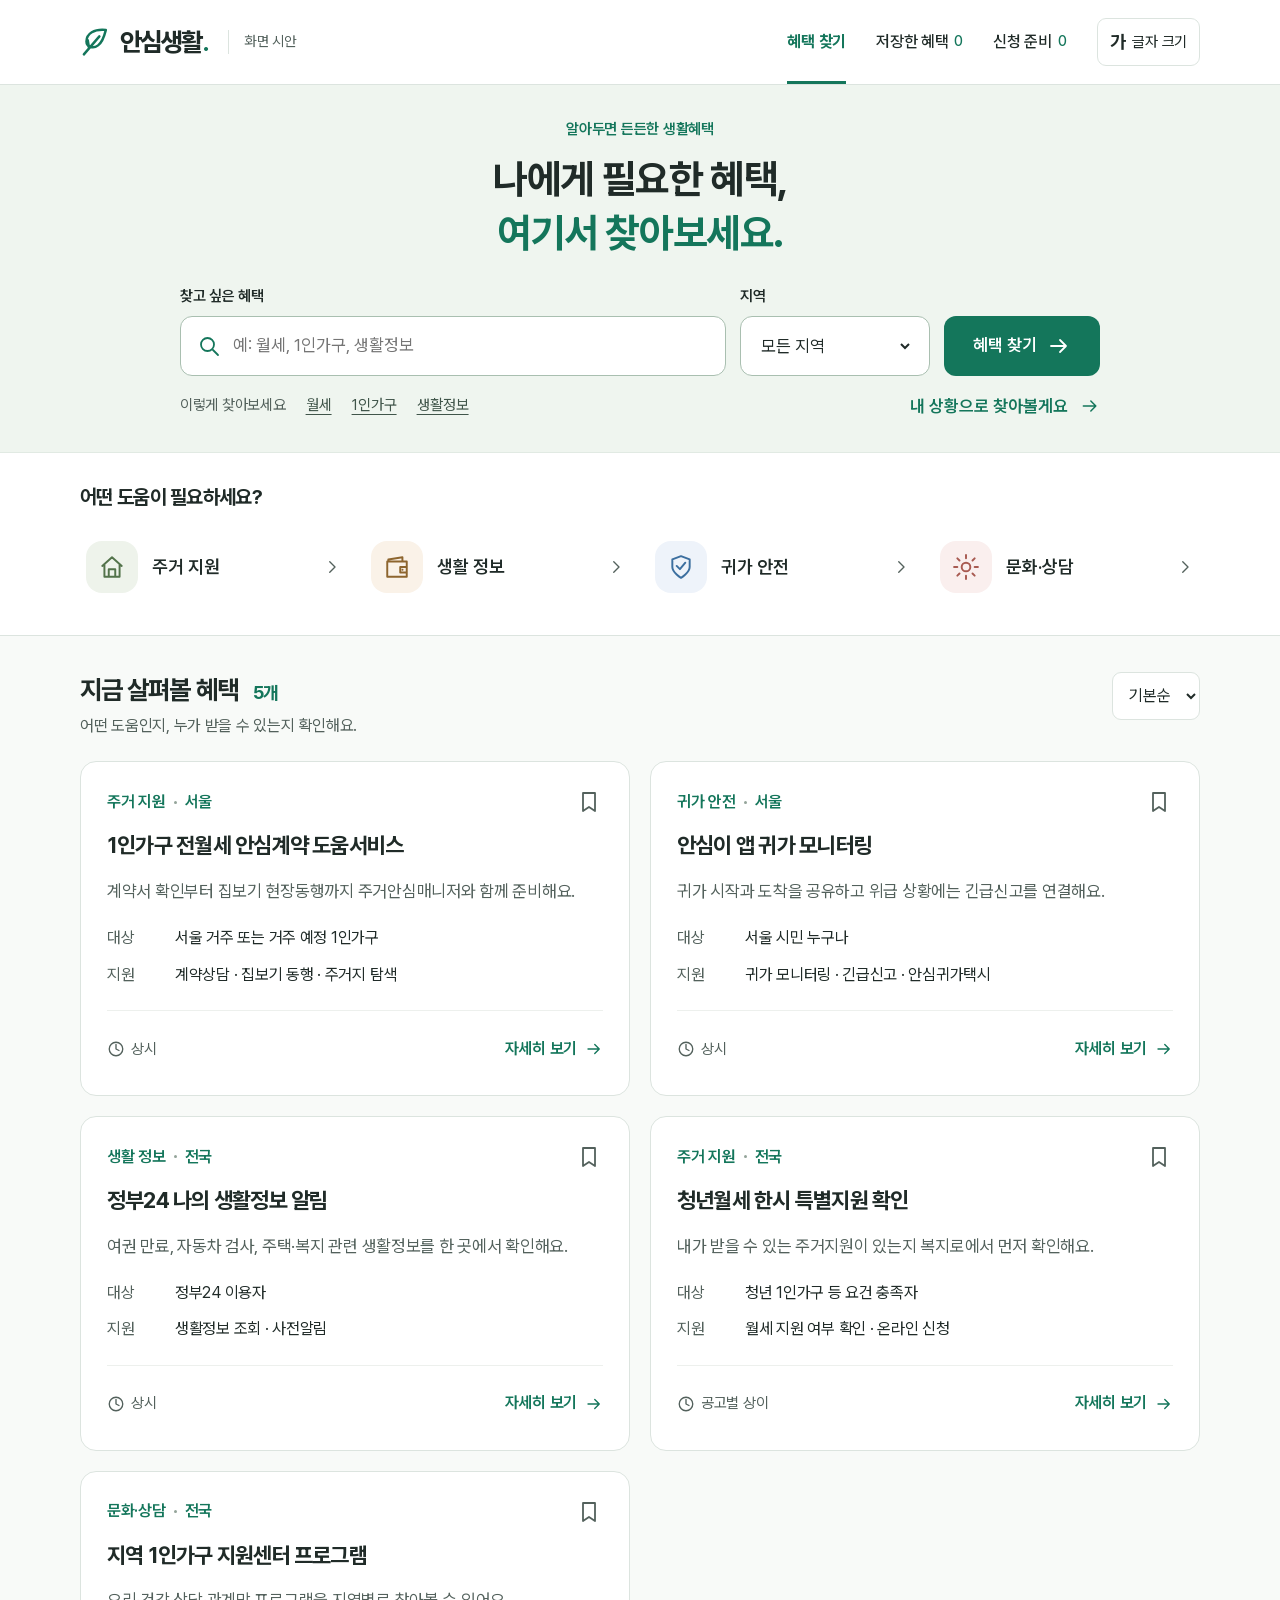
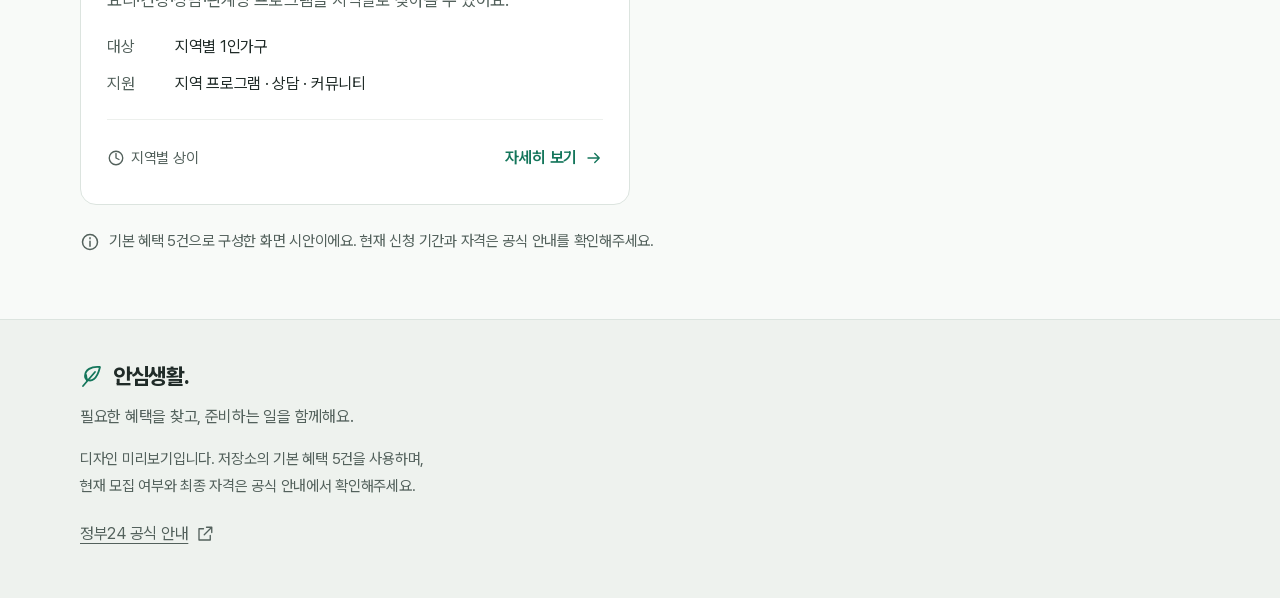
<file: src/main/resources/static/prototype/index.html>
<!doctype html>
<html lang="ko" data-text-size="normal">
<head>
  <meta charset="utf-8">
  <meta name="viewport" content="width=device-width, initial-scale=1">
  <meta name="theme-color" content="#14765b">
  <title>안심생활 · 편하게 찾는 생활혜택</title>
  <meta name="description" content="안심생활의 큰 글씨와 쉬운 탐색을 확인하는 디자인 프로토타입입니다.">
  <link rel="stylesheet" href="prototype.css">
  <script src="prototype.js" defer></script>
</head>
<body>
<svg class="sprite" xmlns="http://www.w3.org/2000/svg" aria-hidden="true"><defs>
  <symbol id="leaf" viewBox="0 0 24 24"><path d="M20 3c-9-1-15 3-15 9 0 4 5 6 9 3 4-3 5-8 6-12Z"/><path d="M3 22 15 8M7 17l-1-6"/></symbol>
  <symbol id="search" viewBox="0 0 24 24"><circle cx="10.5" cy="10.5" r="6.5"/><path d="m16 16 5 5"/></symbol>
  <symbol id="pin" viewBox="0 0 24 24"><path d="M19 10c0 6-7 11-7 11S5 16 5 10a7 7 0 1 1 14 0Z"/><circle cx="12" cy="10" r="2.5"/></symbol>
  <symbol id="arrow" viewBox="0 0 24 24"><path d="M4 12h15m-6-6 6 6-6 6"/></symbol>
  <symbol id="chevron" viewBox="0 0 24 24"><path d="m9 5 7 7-7 7"/></symbol>
  <symbol id="back" viewBox="0 0 24 24"><path d="M20 12H5m6-6-6 6 6 6"/></symbol>
  <symbol id="bookmark" viewBox="0 0 24 24"><path d="M6 3h12v18l-6-4-6 4V3Z"/></symbol>
  <symbol id="home" viewBox="0 0 24 24"><path d="m3 11 9-8 9 8M5 10v11h14V10M9 21v-7h6v7"/></symbol>
  <symbol id="wallet" viewBox="0 0 24 24"><path d="M4 7V5l13-2v4M3 7h18v14H3V7Zm18 5h-6v5h6"/><path d="M17 14.5h.1"/></symbol>
  <symbol id="shield" viewBox="0 0 24 24"><path d="m12 2 8 3v7c0 5-8 10-8 10S4 17 4 12V5l8-3Z"/><path d="m8 11 3 3 5-6"/></symbol>
  <symbol id="sun" viewBox="0 0 24 24"><circle cx="12" cy="12" r="4"/><path d="M12 1v3m0 16v3M1 12h3m16 0h3M4 4l2 2m12 12 2 2M4 20l2-2M18 6l2-2"/></symbol>
  <symbol id="list" viewBox="0 0 24 24"><rect x="5" y="4" width="15" height="18" rx="2"/><path d="M9 2h7v4H9zM9 11h7m-7 5h7"/></symbol>
  <symbol id="settings" viewBox="0 0 24 24"><path d="M4 6h16M4 18h16"/><circle cx="9" cy="6" r="3"/><circle cx="16" cy="18" r="3"/></symbol>
  <symbol id="check" viewBox="0 0 24 24"><path d="m5 12 4 4L19 6"/></symbol>
  <symbol id="close" viewBox="0 0 24 24"><path d="m6 6 12 12M6 18 18 6"/></symbol>
  <symbol id="external" viewBox="0 0 24 24"><path d="M14 3h7v7m0-7L11 13M10 5H4v15h15v-6"/></symbol>
  <symbol id="clock" viewBox="0 0 24 24"><circle cx="12" cy="12" r="9"/><path d="M12 6v6l4 2"/></symbol>
  <symbol id="info" viewBox="0 0 24 24"><circle cx="12" cy="12" r="9"/><path d="M12 11v6m0-10v1"/></symbol>
</defs></svg>
<a class="skip" href="#content">본문으로 바로가기</a>
<header class="site-header">
  <div class="header-inner wrap">
    <a class="brand" href="#discover" aria-label="안심생활 혜택 찾기"><svg class="icon brand-leaf" aria-hidden="true"><use href="#leaf"/></svg><span>안심생활<span class="brand-dot">.</span></span></a>
    <span class="prototype-label">화면 시안</span>
    <nav class="desktop-nav" aria-label="주요 메뉴">
      <a href="#discover" data-nav="discover">혜택 찾기</a>
      <a href="#saved" data-nav="saved">저장한 혜택 <span data-count="saved">0</span></a>
      <a href="#prepare" data-nav="prepare">신청 준비 <span data-count="prepare">0</span></a>
    </nav>
    <details class="text-menu" id="textMenu">
      <summary><span class="text-symbol" aria-hidden="true">가</span> 글자 크기</summary>
      <div class="text-options"><p>편한 크기로 읽으세요</p><button type="button" data-text-size="normal" aria-pressed="true">보통</button><button type="button" data-text-size="large" aria-pressed="false">크게</button><button type="button" data-text-size="larger" aria-pressed="false">더 크게</button></div>
    </details>
  </div>
</header>
<main id="content" tabindex="-1"></main>
<footer class="site-footer"><div class="wrap"><a class="brand" href="#discover"><svg class="icon" aria-hidden="true"><use href="#leaf"/></svg>안심생활.</a><p>필요한 혜택을 찾고, 준비하는 일을 함께해요.</p><p class="prototype-note">디자인 미리보기입니다. 저장소의 기본 혜택 5건을 사용하며,<br class="desktop-only"> 현재 모집 여부와 최종 자격은 공식 안내에서 확인해주세요.</p><a class="footer-link" href="https://www.gov.kr/" target="_blank" rel="noopener noreferrer">정부24 공식 안내 <svg class="icon" aria-hidden="true"><use href="#external"/></svg></a></div></footer>
<nav class="bottom-nav" aria-label="주요 메뉴">
  <a href="#discover" data-nav="discover"><svg class="icon" aria-hidden="true"><use href="#search"/></svg><span>혜택 찾기</span></a>
  <a href="#saved" data-nav="saved"><svg class="icon" aria-hidden="true"><use href="#bookmark"/></svg><span>저장한 혜택</span></a>
  <a href="#prepare" data-nav="prepare"><svg class="icon" aria-hidden="true"><use href="#list"/></svg><span>신청 준비</span></a>
  <a href="#settings" data-nav="settings"><svg class="icon" aria-hidden="true"><use href="#settings"/></svg><span>설정</span></a>
</nav>
<dialog id="guideDialog" aria-labelledby="guideTitle">
  <form id="guideForm">
    <div class="dialog-heading"><div><span class="eyebrow">내 상황으로 찾기</span><h2 id="guideTitle">어떤 도움이 필요하세요?</h2></div><button class="icon-button" type="button" id="guideClose" aria-label="조건 선택 닫기"><svg class="icon" aria-hidden="true"><use href="#close"/></svg></button></div>
    <p class="dialog-copy">지역과 관심 분야를 고르면 관련 혜택을 모아드려요.</p>
    <label class="field"><span>거주 지역</span><select id="guideRegion"><option value="">모든 지역</option><option value="서울">서울</option><option value="전국">전국 공통 혜택</option></select></label>
    <fieldset class="guide-choices"><legend>관심 분야</legend><label><input type="radio" name="guideTopic" value="" checked><span>전체 혜택</span></label><label><input type="radio" name="guideTopic" value="housing"><span>주거 지원</span></label><label><input type="radio" name="guideTopic" value="living"><span>생활 정보</span></label><label><input type="radio" name="guideTopic" value="safety"><span>귀가 안전</span></label><label><input type="radio" name="guideTopic" value="culture"><span>문화·상담</span></label></fieldset>
    <p class="help-text">이 선택은 혜택을 찾기 위한 조건이에요. 지원 자격을 확정하지 않아요.</p>
    <button class="button primary full" type="submit">이 조건으로 혜택 찾기 <svg class="icon" aria-hidden="true"><use href="#arrow"/></svg></button>
  </form>
</dialog>
<div class="toast" id="toast" role="status" aria-live="polite" hidden></div>
</body>
</html>
</file>
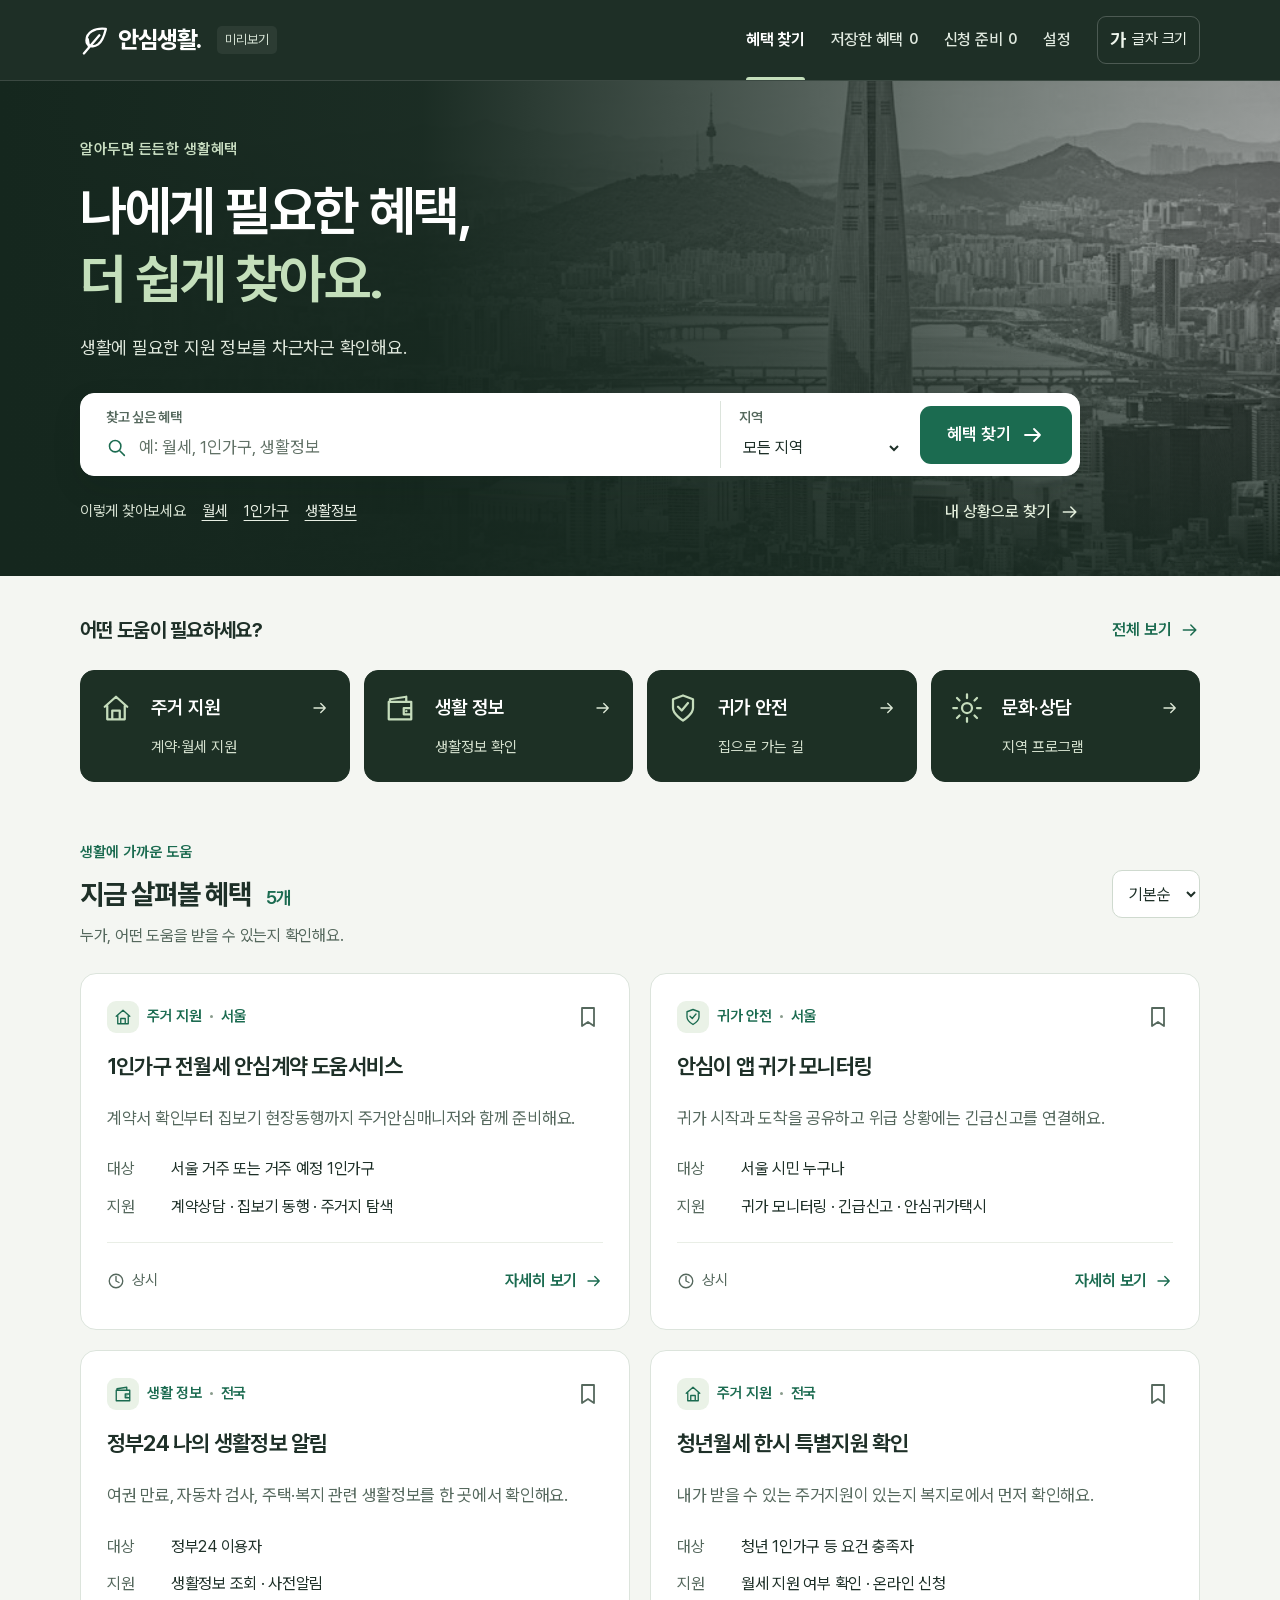
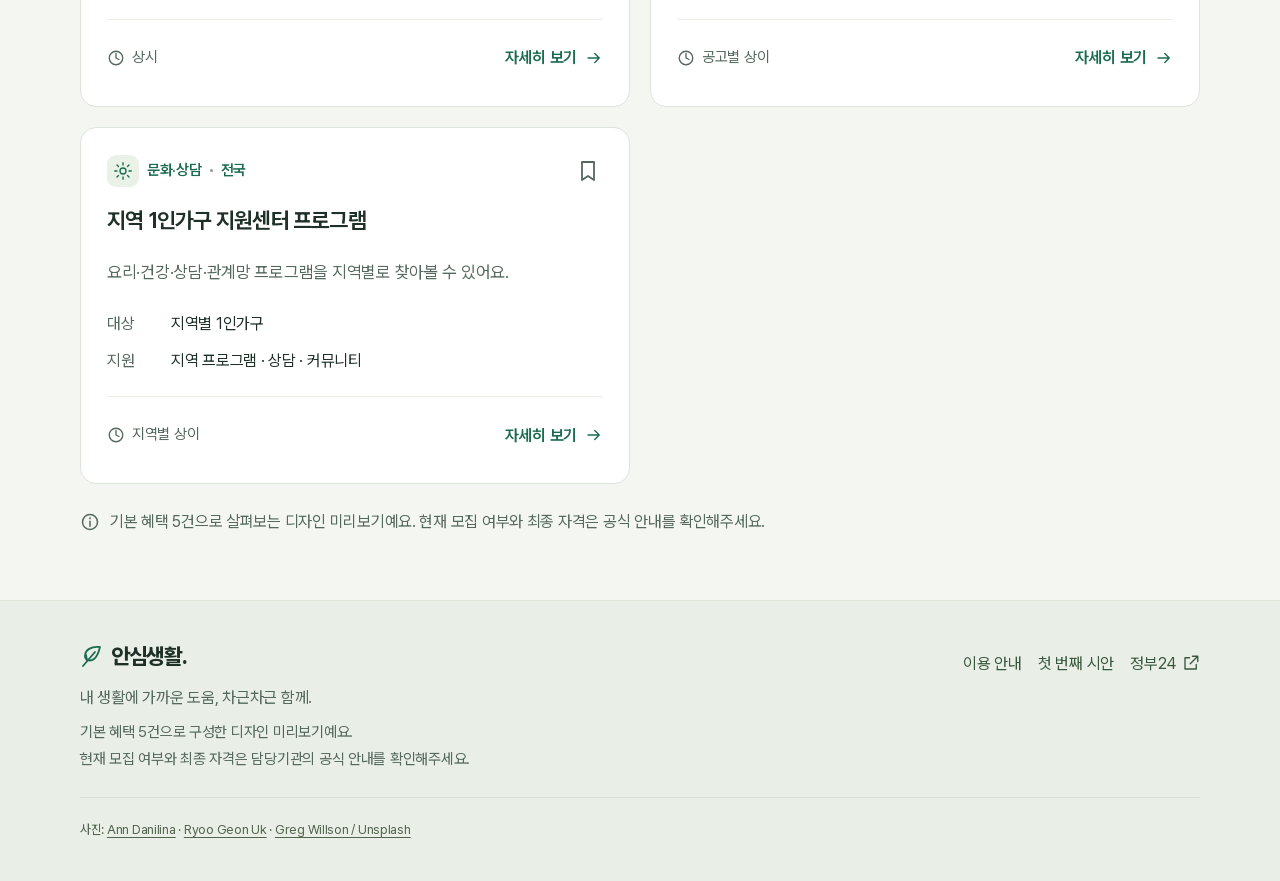
<file: src/main/resources/static/prototype/reference.html>
<!doctype html>
<html lang="ko" data-text-size="normal">
<head>
  <meta charset="utf-8">
  <meta name="viewport" content="width=device-width, initial-scale=1">
  <meta name="theme-color" content="#14765b">
  <title>안심생활 · 내 생활에 가까운 혜택</title>
  <meta name="description" content="안심생활의 큰 글씨와 쉬운 탐색을 확인하는 디자인 프로토타입입니다.">
  <link rel="stylesheet" href="reference.css?v=20261025-refined">
  <script src="reference.js?v=20261025-refined" defer></script>
</head>
<body>
<svg class="sprite" xmlns="http://www.w3.org/2000/svg" aria-hidden="true"><defs>
  <symbol id="leaf" viewBox="0 0 24 24"><path d="M20 3c-9-1-15 3-15 9 0 4 5 6 9 3 4-3 5-8 6-12Z"/><path d="M3 22 15 8M7 17l-1-6"/></symbol>
  <symbol id="search" viewBox="0 0 24 24"><circle cx="10.5" cy="10.5" r="6.5"/><path d="m16 16 5 5"/></symbol>
  <symbol id="pin" viewBox="0 0 24 24"><path d="M19 10c0 6-7 11-7 11S5 16 5 10a7 7 0 1 1 14 0Z"/><circle cx="12" cy="10" r="2.5"/></symbol>
  <symbol id="arrow" viewBox="0 0 24 24"><path d="M4 12h15m-6-6 6 6-6 6"/></symbol>
  <symbol id="chevron" viewBox="0 0 24 24"><path d="m9 5 7 7-7 7"/></symbol>
  <symbol id="back" viewBox="0 0 24 24"><path d="M20 12H5m6-6-6 6 6 6"/></symbol>
  <symbol id="bookmark" viewBox="0 0 24 24"><path d="M6 3h12v18l-6-4-6 4V3Z"/></symbol>
  <symbol id="home" viewBox="0 0 24 24"><path d="m3 11 9-8 9 8M5 10v11h14V10M9 21v-7h6v7"/></symbol>
  <symbol id="wallet" viewBox="0 0 24 24"><path d="M4 7V5l13-2v4M3 7h18v14H3V7Zm18 5h-6v5h6"/><path d="M17 14.5h.1"/></symbol>
  <symbol id="shield" viewBox="0 0 24 24"><path d="m12 2 8 3v7c0 5-8 10-8 10S4 17 4 12V5l8-3Z"/><path d="m8 11 3 3 5-6"/></symbol>
  <symbol id="sun" viewBox="0 0 24 24"><circle cx="12" cy="12" r="4"/><path d="M12 1v3m0 16v3M1 12h3m16 0h3M4 4l2 2m12 12 2 2M4 20l2-2M18 6l2-2"/></symbol>
  <symbol id="list" viewBox="0 0 24 24"><rect x="5" y="4" width="15" height="18" rx="2"/><path d="M9 2h7v4H9zM9 11h7m-7 5h7"/></symbol>
  <symbol id="settings" viewBox="0 0 24 24"><path d="M4 6h16M4 18h16"/><circle cx="9" cy="6" r="3"/><circle cx="16" cy="18" r="3"/></symbol>
  <symbol id="check" viewBox="0 0 24 24"><path d="m5 12 4 4L19 6"/></symbol>
  <symbol id="close" viewBox="0 0 24 24"><path d="m6 6 12 12M6 18 18 6"/></symbol>
  <symbol id="external" viewBox="0 0 24 24"><path d="M14 3h7v7m0-7L11 13M10 5H4v15h15v-6"/></symbol>
  <symbol id="clock" viewBox="0 0 24 24"><circle cx="12" cy="12" r="9"/><path d="M12 6v6l4 2"/></symbol>
  <symbol id="info" viewBox="0 0 24 24"><circle cx="12" cy="12" r="9"/><path d="M12 11v6m0-10v1"/></symbol>
</defs></svg>
<a class="skip" href="#content">본문으로 바로가기</a>
<header class="site-header">
  <div class="header-inner wrap">
    <a class="brand" href="#discover" aria-label="안심생활 혜택 찾기"><svg class="icon brand-leaf" aria-hidden="true"><use href="#leaf"/></svg><span>안심생활<span class="brand-dot">.</span></span></a>
    <span class="prototype-label">미리보기</span>
    <nav class="desktop-nav" aria-label="주요 메뉴">
      <a href="#discover" data-nav="discover">혜택 찾기</a>
      <a href="#saved" data-nav="saved">저장한 혜택 <span data-count="saved">0</span></a>
      <a href="#prepare" data-nav="prepare">신청 준비 <span data-count="prepare">0</span></a>
      <a href="#settings" data-nav="settings">설정</a>
    </nav>
    <details class="text-menu" id="textMenu">
      <summary><span class="text-symbol" aria-hidden="true">가</span> 글자 크기</summary>
      <div class="text-options"><p>편한 크기로 읽으세요</p><button type="button" data-text-size="normal" aria-pressed="true">보통</button><button type="button" data-text-size="large" aria-pressed="false">크게</button><button type="button" data-text-size="larger" aria-pressed="false">더 크게</button></div>
    </details>
  </div>
</header>
<main id="content" tabindex="-1"></main>
<footer class="site-footer"><div class="wrap"><div class="footer-grid"><div><a class="brand" href="#discover"><svg class="icon" aria-hidden="true"><use href="#leaf"/></svg>안심생활.</a><p>내 생활에 가까운 도움, 차근차근 함께.</p><p class="prototype-note">기본 혜택 5건으로 구성한 디자인 미리보기예요.<br>현재 모집 여부와 최종 자격은 담당기관의 공식 안내를 확인해주세요.</p></div><nav class="footer-links" aria-label="안내 링크"><a href="#settings">이용 안내</a><a href="index.html">첫 번째 시안</a><a href="https://www.gov.kr/" target="_blank" rel="noopener noreferrer">정부24 <svg class="icon" aria-hidden="true"><use href="#external"/></svg></a></nav></div><p class="asset-credit">사진: <a href="https://unsplash.com/photos/grayscale-photo-of-city-buildings-_l_6rugtshA" target="_blank" rel="noopener noreferrer">Ann Danilina</a> · <a href="https://unsplash.com/photos/a-black-and-white-photo-of-a-large-city-Q8cWodJp1SM" target="_blank" rel="noopener noreferrer">Ryoo Geon Uk</a> · <a href="https://unsplash.com/photos/street-lights-illuminate-a-busy-city-street-at-night-h7Rgf37HvVc" target="_blank" rel="noopener noreferrer">Greg Willson / Unsplash</a></p></div></footer>
<nav class="bottom-nav" aria-label="주요 메뉴">
  <a href="#discover" data-nav="discover"><svg class="icon" aria-hidden="true"><use href="#search"/></svg><span>혜택 찾기</span></a>
  <a href="#saved" data-nav="saved"><svg class="icon" aria-hidden="true"><use href="#bookmark"/></svg><span>저장한 혜택</span></a>
  <a href="#prepare" data-nav="prepare"><svg class="icon" aria-hidden="true"><use href="#list"/></svg><span>신청 준비</span></a>
  <a href="#settings" data-nav="settings"><svg class="icon" aria-hidden="true"><use href="#settings"/></svg><span>설정</span></a>
</nav>
<dialog id="guideDialog" aria-labelledby="guideTitle">
  <form id="guideForm">
    <div class="dialog-heading"><div><span class="eyebrow">내 상황으로 찾기</span><h2 id="guideTitle">어떤 도움이 필요하세요?</h2></div><button class="icon-button" type="button" id="guideClose" aria-label="조건 선택 닫기"><svg class="icon" aria-hidden="true"><use href="#close"/></svg></button></div>
    <p class="dialog-copy">지역과 관심 분야를 고르면 관련 혜택을 모아드려요.</p>
    <label class="field"><span>거주 지역</span><select id="guideRegion"><option value="">모든 지역</option><option value="서울">서울</option><option value="전국">전국 공통 혜택</option></select></label>
    <fieldset class="guide-choices"><legend>관심 분야</legend><label><input type="radio" name="guideTopic" value="" checked><span>전체 혜택</span></label><label><input type="radio" name="guideTopic" value="housing"><span>주거 지원</span></label><label><input type="radio" name="guideTopic" value="living"><span>생활 정보</span></label><label><input type="radio" name="guideTopic" value="safety"><span>귀가 안전</span></label><label><input type="radio" name="guideTopic" value="culture"><span>문화·상담</span></label></fieldset>
    <p class="help-text">이 선택은 혜택을 찾기 위한 조건이에요. 지원 자격을 확정하지 않아요.</p>
    <button class="button primary full" type="submit">이 조건으로 혜택 찾기 <svg class="icon" aria-hidden="true"><use href="#arrow"/></svg></button>
  </form>
</dialog>
<div class="toast" id="toast" role="status" aria-live="polite" hidden></div>
</body>
</html>
</file>
<file: src/main/resources/static/prototype/prototype.css>
@font-face{font-family:Pretendard;src:url('../fonts/PretendardVariable.woff2') format('woff2');font-weight:100 900;font-display:swap}
:root{font-size:16px;--green:#14765b;--green-dark:#0d6049;--green-soft:#edf5ef;--ink:#202b28;--muted:#53615c;--line:#dce4df;--bg:#f8faf8;--white:#fff;--font:Pretendard,-apple-system,BlinkMacSystemFont,'Segoe UI',sans-serif}
html[data-text-size=large]{font-size:18px}html[data-text-size=larger]{font-size:20px}
*{box-sizing:border-box}html{scroll-padding-top:100px}body{margin:0;background:var(--bg);color:var(--ink);font:400 1.125rem/1.65 var(--font);letter-spacing:-.015em;-webkit-font-smoothing:antialiased}body:has(dialog[open]){overflow:hidden}button,input,select{font:inherit;color:inherit;min-width:0}button,a,input,select,summary{-webkit-tap-highlight-color:transparent}button,summary{cursor:pointer}button{border:0}a{color:inherit;text-decoration:none}h1,h2,h3,p{margin:0;word-break:keep-all;overflow-wrap:anywhere}h1,h2,h3{letter-spacing:-.035em;line-height:1.4}h1{font-weight:700}h2,h3{font-weight:700}button:focus-visible,a:focus-visible,input:focus-visible,select:focus-visible,summary:focus-visible{outline:3px solid #14765b;outline-offset:4px}[hidden]{display:none!important}input[type=checkbox],input[type=radio]{accent-color:var(--green)}.wrap{width:min(1120px,calc(100% - 64px));margin-inline:auto}.icon{width:24px;height:24px;fill:none;stroke:currentColor;stroke-width:1.8;stroke-linecap:round;stroke-linejoin:round;flex:none;vertical-align:middle}.sprite{position:absolute;width:0;height:0;overflow:hidden}.skip{position:fixed;top:-100px;left:20px;z-index:300;background:var(--green);color:#fff;padding:14px 20px;border-radius:8px}.skip:focus{top:12px}.button{display:inline-flex;align-items:center;justify-content:center;gap:10px;min-height:54px;padding:12px 22px;border:1px solid transparent;border-radius:12px;font-size:1.0625rem;font-weight:600;line-height:1.5;text-align:center}.primary{background:var(--green);color:white}.primary:hover{background:var(--green-dark)}.secondary{background:#fff;border-color:#bdcec3}.secondary:hover{background:var(--green-soft)}.text-button{display:inline-flex;align-items:center;justify-content:center;gap:8px;min-height:44px;padding:8px 0;background:transparent;color:var(--green);font-size:1rem;font-weight:600}.full{width:100%}.icon-button{display:inline-flex;justify-content:center;align-items:center;width:48px;height:48px;border-radius:50%;background:transparent;color:var(--muted);flex:none}.icon-button:hover{background:var(--green-soft)}.icon-button[aria-pressed=true]{background:var(--green-soft);color:var(--green)}.icon-button[aria-pressed=true] .icon{fill:#d6ebde}.muted,.help-text{color:var(--muted)}.help-text{font-size:1rem;line-height:1.7}.eyebrow{display:block;color:var(--green);font-size:.9375rem;font-weight:600;margin-bottom:10px}.site-header{position:sticky;top:0;z-index:50;background:#fffffffa;border-bottom:1px solid var(--line)}.header-inner{display:flex;min-height:84px;align-items:center;gap:20px}.brand{display:inline-flex;align-items:center;gap:9px;color:var(--ink);font-size:1.625rem;font-weight:750;letter-spacing:-.06em;white-space:nowrap}.brand-leaf{width:31px;height:31px;color:var(--green);stroke-width:1.9}.brand-dot{color:var(--green)}.prototype-label{font-size:.875rem;color:var(--muted);border-left:1px solid var(--line);padding-left:16px;white-space:nowrap}.desktop-nav{display:flex;align-self:stretch;align-items:stretch;gap:30px;margin-left:auto}.desktop-nav a{position:relative;display:flex;align-items:center;gap:6px;font-size:1rem;font-weight:500;white-space:nowrap}.desktop-nav a[aria-current=page]{color:var(--green);font-weight:700}.desktop-nav a[aria-current=page]:after{content:'';position:absolute;height:3px;background:var(--green);bottom:0;left:0;right:0}.desktop-nav a span{font-size:.875rem;color:var(--green)}.text-menu{position:relative;flex:none;margin-left:10px}.text-menu summary{display:flex;align-items:center;gap:7px;min-height:48px;padding:8px 12px;border:1px solid var(--line);border-radius:9px;font-size:.9375rem;list-style:none;white-space:nowrap}.text-menu summary::-webkit-details-marker{display:none}.text-symbol{font-size:1.125rem;font-weight:700}.text-options{position:absolute;right:0;top:calc(100% + 12px);padding:20px;background:white;border:1px solid var(--line);box-shadow:0 8px 32px #173d2920;border-radius:14px;width:230px}.text-options p{font-size:.9375rem;margin-bottom:12px}.text-options button{width:100%;display:block;min-height:48px;padding:10px 14px;margin:5px 0;border-radius:8px;background:var(--bg);text-align:left;font-size:1rem}.text-options button[aria-pressed=true]{background:var(--green-soft);color:var(--green);font-weight:700}.hero{padding:32px 0 24px;background:#eff5ef;border-bottom:1px solid #e1eae3;text-align:center}.hero h1{font-size:2.5rem;line-height:1.35}.hero h1 em{font-style:normal;color:var(--green)}.hero .intro{margin-top:16px;font-size:1.125rem;color:var(--muted)}.search-form{display:grid;grid-template-columns:minmax(0,1fr) 190px auto;align-items:end;gap:14px;max-width:920px;margin:24px auto 0;text-align:left}.search-field,.region-field{min-width:0}.search-form label>span:not(.input-box){display:block;font-size:.9375rem;font-weight:600;margin-bottom:7px}.input-box{display:flex;align-items:center;gap:10px;padding:0 16px;min-height:60px;background:white;border:1px solid #a9bfb0;border-radius:12px}.input-box .icon{color:var(--green)}.input-box:focus-within{outline:2px solid var(--green);outline-offset:2px}.input-box input,.input-box select{width:100%;min-height:58px;background:white;border:0;outline:none;font-size:1.0625rem}.input-box select{cursor:pointer}.search-form>.button{min-height:60px;padding-inline:28px}.search-assist{display:flex;align-items:center;justify-content:space-between;gap:12px;max-width:920px;margin:8px auto 0}.search-hints{display:flex;align-items:center;justify-content:center;flex-wrap:wrap;gap:8px 20px;font-size:.9375rem;color:var(--muted);margin:0}.search-hints button{font-size:inherit;min-height:44px;padding:6px 0;background:none;text-decoration:underline;text-underline-offset:4px;color:#40554a}.guide-link{font-size:1.0625rem;gap:12px}.guide-link .icon{width:20px;height:20px}.topic-section{padding:30px 0 32px;background:white;border-bottom:1px solid var(--line)}.topic-section h2{font-size:1.25rem;margin-bottom:20px}.topic-links{display:grid;grid-template-columns:repeat(4,minmax(0,1fr));gap:18px}.topic-link{display:flex;align-items:center;gap:14px;background:none;text-align:left;border-radius:12px;padding:6px;min-height:72px;font-size:1.125rem;font-weight:600}.topic-link:hover,.topic-link.active{background:var(--green-soft);color:var(--green)}.topic-icon{display:grid;place-items:center;width:52px;height:52px;border-radius:16px;background:#eef3eb;color:#53734b;flex:none}.topic-icon.blue{background:#eef3fa;color:#3c6f9f}.topic-icon.sand{background:#faf2e8;color:#8d652e}.topic-icon.rose{background:#faefee;color:#a85a51}.topic-link .icon{width:26px;height:26px}.topic-link>.icon{width:18px;height:18px;color:var(--muted);margin-left:auto}.results{padding-top:36px;padding-bottom:64px}.section-top{display:flex;align-items:flex-start;justify-content:space-between;gap:20px;margin-bottom:22px}.section-top h2{font-size:1.625rem}.section-top h2 span{font-size:1.125rem;color:var(--green);margin-left:10px}.section-top p{font-size:1rem;color:var(--muted);margin-top:5px}.sort-field{flex:none}.sort-field select{font-size:1rem;border:1px solid var(--line);background:white;border-radius:9px;min-height:48px;padding:8px 12px}.sort-field span{position:absolute;clip:rect(0,0,0,0);width:1px;height:1px;overflow:hidden}.active-search{display:flex;align-items:center;justify-content:space-between;gap:16px;margin-bottom:18px;padding:12px 16px;border-radius:10px;background:#e9f1ec;font-size:1rem}.benefit-grid{display:grid;grid-template-columns:repeat(2,minmax(0,1fr));gap:20px}.benefit-card{display:flex;flex-direction:column;min-width:0;background:white;border:1px solid var(--line);border-radius:16px;padding:24px 26px;transition:border-color .15s}.benefit-card:hover{border-color:#91b59f}.card-top{display:flex;align-items:center;justify-content:space-between;gap:10px;margin-bottom:12px}.category-tag{display:inline-flex;align-items:center;gap:8px;color:var(--green);font-size:1rem;font-weight:600}.category-tag .dot{width:3px;height:3px;border-radius:50%;background:#94a49a}.card-top .icon-button{margin:-8px -10px -8px 0}.benefit-card h3{font-size:1.375rem;margin-bottom:16px}.benefit-card h3 a:hover{text-decoration:underline;text-underline-offset:5px}.card-summary{color:var(--muted);font-size:1.0625rem;margin-bottom:20px}.card-facts{display:grid;grid-template-columns:3.5em minmax(0,1fr);gap:10px 12px;margin:0 0 22px;font-size:1rem}.card-facts dt{color:var(--muted)}.card-facts dd{margin:0;word-break:keep-all;overflow-wrap:anywhere}.card-bottom{display:flex;align-items:center;justify-content:space-between;gap:10px;margin-top:auto;padding-top:16px;border-top:1px solid #edf0ed}.period{display:flex;align-items:center;gap:6px;color:var(--muted);font-size:.9375rem}.period .icon{width:18px;height:18px}.card-bottom a{display:inline-flex;align-items:center;justify-content:center;gap:8px;min-height:44px;color:var(--green);font-size:1rem;font-weight:600;flex:none}.card-bottom .icon{width:18px;height:18px}.source-note{display:flex;align-items:flex-start;gap:9px;font-size:.9375rem;color:var(--muted);margin-top:24px;line-height:1.7}.source-note .icon{width:20px;height:20px;margin-top:3px}.site-footer{padding:38px 0 42px;background:#eef2ee;border-top:1px solid var(--line);font-size:1rem;color:var(--muted)}.site-footer .brand{font-size:1.375rem;margin-bottom:10px}.site-footer .brand .icon{color:var(--green)}.prototype-note{margin-top:16px;font-size:.9375rem;line-height:1.8}.footer-link{display:inline-flex;align-items:center;gap:8px;min-height:44px;margin-top:12px;text-decoration:underline;text-underline-offset:4px}.footer-link .icon{width:18px;height:18px}.bottom-nav{display:none}.page-wrap{padding-block:32px 64px;min-height:58vh}.page-header{margin:20px 0 30px}.page-header h1{font-size:2rem}.page-header p{margin-top:10px;color:var(--muted)}.back-link{display:inline-flex;align-items:center;gap:8px;min-height:44px;color:var(--muted);font-size:1rem;font-weight:500}.back-link .icon{width:20px;height:20px}.detail-layout{display:grid;grid-template-columns:minmax(0,1fr) 300px;gap:60px}.detail-main{min-width:0}.detail-main h1{font-size:2.125rem;margin:14px 0 18px}.detail-lead{font-size:1.1875rem;color:var(--muted);line-height:1.75}.detail-section{border-top:1px solid var(--line);margin-top:32px;padding-top:28px}.detail-section h2{font-size:1.375rem;margin-bottom:14px}.detail-section p{line-height:1.85}.detail-section .number{color:var(--green);font-size:1rem;margin-right:10px}.detail-aside{align-self:start;position:sticky;top:116px;background:white;padding:24px;border:1px solid var(--line);border-radius:14px}.detail-aside h2{font-size:1.25rem;margin-bottom:12px}.detail-aside p{font-size:1rem;color:var(--muted);margin-bottom:20px}.detail-aside .button+.button{margin-top:10px}.detail-aside .help-text{font-size:.9375rem;margin:18px 0 0}.notice{display:flex;gap:10px;padding:18px;background:var(--green-soft);border-radius:12px;font-size:1rem;color:#395d4b;margin-block:28px}.notice>.icon{margin-top:2px}.empty{padding:50px 24px;border:1px solid var(--line);border-radius:16px;background:white;text-align:center;grid-column:1/-1}.empty>.icon{width:40px;height:40px;color:#71957e;margin-bottom:14px}.empty h2,.empty h3{font-size:1.375rem}.empty p{color:var(--muted);margin:10px auto 24px;max-width:32em}.empty .button{max-width:100%}.count-chip{font-size:1rem;color:var(--green);margin-left:10px}.prepare-list{display:flex;flex-direction:column;gap:16px}.prepare-row{display:grid;grid-template-columns:minmax(0,1fr) auto;gap:18px;align-items:center;background:white;border:1px solid var(--line);border-radius:14px;padding:22px 24px}.prepare-row h2{font-size:1.25rem;margin:8px 0}.state-label{display:inline-flex;font-size:.9375rem;font-weight:600;color:var(--green)}.prepare-row p{font-size:1rem;color:var(--muted)}.work-tabs{display:flex;flex-wrap:wrap;gap:8px;margin-bottom:22px}.work-tabs button{min-height:48px;padding:8px 16px;background:white;border:1px solid var(--line);border-radius:8px;font-size:1rem}.work-tabs button[aria-pressed=true]{background:var(--green);color:white;border-color:var(--green)}.prep-content{max-width:760px}.prep-content .page-header{margin-top:24px}.check-items{display:flex;flex-direction:column;gap:12px;margin:24px 0}.check-item{display:flex;align-items:flex-start;gap:14px;min-height:64px;background:white;border:1px solid var(--line);border-radius:12px;padding:18px;cursor:pointer;word-break:keep-all;overflow-wrap:anywhere}.check-item input{width:24px;height:24px;flex:none;margin:3px 0}.check-item:has(:checked){border-color:#97bda7;background:#f0f7f2}.progress-heading{display:flex;justify-content:space-between;gap:16px;font-size:1rem;font-weight:600}.progress-track{height:8px;background:#dfe8e1;border-radius:8px;overflow:hidden;margin-top:12px}.progress-track span{display:block;height:100%;background:var(--green);transition:width .2s}.field{display:flex;flex-direction:column;gap:9px;margin:24px 0}.field>span{font-weight:600}.field input,.field select{min-height:54px;border:1px solid #aebfb4;background:white;padding:10px 14px;border-radius:10px;width:100%}.setting-section{max-width:760px;padding:26px 0;border-top:1px solid var(--line)}.setting-section h2{font-size:1.375rem;margin-bottom:10px}.setting-buttons{display:flex;flex-wrap:wrap;gap:10px;margin-top:20px}.setting-buttons button[aria-pressed=true]{background:var(--green);color:white;border-color:var(--green)}.toast{position:fixed;bottom:30px;left:50%;transform:translateX(-50%);z-index:200;background:#213b2d;color:white;padding:14px 22px;border-radius:12px;font-size:1rem;width:max-content;max-width:calc(100% - 32px);box-shadow:0 6px 24px #173d2920;text-align:center}dialog{padding:0;border:1px solid var(--line);border-radius:20px;width:min(560px,calc(100% - 32px));max-height:calc(100dvh - 40px);overflow:auto;color:var(--ink);box-shadow:0 20px 80px #15322230}dialog::backdrop{background:#182c2366}dialog form{padding:28px}.dialog-heading{display:flex;align-items:flex-start;justify-content:space-between;gap:16px}.dialog-heading h2{font-size:1.625rem}.dialog-heading .icon-button{margin-top:-4px;margin-right:-8px}.dialog-copy{margin-top:14px;color:var(--muted);font-size:1rem}.guide-choices{border:0;padding:0;margin:24px 0}.guide-choices legend{font-weight:600;margin-bottom:12px}.guide-choices label{display:inline-block;margin:0 6px 10px 0;cursor:pointer}.guide-choices input{position:absolute;opacity:0;width:1px;height:1px}.guide-choices span{display:inline-flex;align-items:center;min-height:48px;padding:10px 14px;border:1px solid var(--line);border-radius:10px;font-size:1rem}.guide-choices input:checked+span{border-color:var(--green);background:var(--green-soft);color:var(--green);font-weight:600}.guide-choices input:focus-visible+span{outline:3px solid var(--green);outline-offset:3px}dialog .help-text{margin-bottom:22px;font-size:.9375rem}
@media(max-width:1100px){.prototype-label{display:none}.desktop-nav{gap:20px}.header-inner{gap:14px}.text-menu{margin-left:0}.detail-layout{gap:32px}}
@media(max-width:900px){.desktop-nav{display:none}.header-inner{min-height:76px}.text-menu{margin-left:auto}.bottom-nav{display:grid;grid-template-columns:repeat(4,minmax(0,1fr));position:fixed;bottom:0;left:0;right:0;z-index:60;background:#fffffffc;border-top:1px solid var(--line);padding:7px 8px max(8px,env(safe-area-inset-bottom))}.bottom-nav a{display:flex;align-items:center;justify-content:center;flex-direction:column;gap:4px;min-height:56px;color:var(--muted);font-size:.875rem;font-weight:500;min-width:0;text-align:center;line-height:1.5}.bottom-nav a[aria-current=page]{color:var(--green);font-weight:700}.bottom-nav a .icon{width:23px;height:23px}.bottom-nav a[aria-current=page] .icon{stroke-width:2.3}.site-footer{padding-bottom:118px}.toast{bottom:90px}.hero h1{font-size:2.375rem}.search-form{grid-template-columns:minmax(0,1fr) 155px auto;gap:10px}.search-form>.button{padding-inline:18px}.topic-links{gap:8px}.topic-link{gap:10px;font-size:1rem}.topic-icon{width:44px;height:44px}.topic-link>.icon{display:none}.benefit-card{padding:22px}.detail-layout{grid-template-columns:minmax(0,1fr)}.detail-aside{position:static}.detail-aside .button{width:auto;margin:0 10px 0 0}.detail-aside .help-text{max-width:40em}.detail-main h1{font-size:1.875rem}}
@media(max-width:600px){.wrap{width:calc(100% - 40px)}.header-inner{min-height:68px}.brand{font-size:1.4375rem;gap:5px}.brand-leaf{width:27px;height:27px}.text-menu summary{font-size:.875rem;padding:8px 10px;gap:6px;min-height:44px}.text-symbol{font-size:1rem}.hero{padding:24px 0 16px;text-align:left}.search-assist{align-items:flex-start;flex-direction:column;gap:0;margin-top:4px}.hero .eyebrow{font-size:.9375rem;margin-bottom:10px}.hero h1{font-size:1.875rem;line-height:1.4}.hero .intro{font-size:1.0625rem;margin-top:12px}.search-form{grid-template-columns:minmax(0,1fr) auto;margin-top:24px;gap:12px}.search-field{grid-column:1/-1}.search-form label>span{font-size:.9375rem}.input-box{padding:0 13px;min-height:54px}.input-box input,.input-box select{min-height:52px;font-size:1rem}.region-field{min-width:0}.search-form>.button{min-height:54px;min-width:112px;padding:12px 16px;font-size:1rem}.search-hints{justify-content:flex-start;font-size:.875rem;gap:6px 18px;margin-block:0}.search-hints>span{align-self:center}.search-hints button{min-height:40px}.guide-link{font-size:1rem;text-align:left;justify-content:flex-start;padding:4px 0;min-height:44px}.guide-link .icon{width:18px;height:18px}.topic-section{padding-block:24px}.topic-section h2{font-size:1.1875rem;margin-bottom:12px}.topic-links{grid-template-columns:repeat(2,minmax(0,1fr));gap:8px 12px}.topic-link{padding:5px 0;gap:10px;min-height:56px;font-size:1rem}.topic-icon{width:42px;height:42px;border-radius:13px}.topic-link .icon{width:23px;height:23px}.results{padding-block:28px 40px}.section-top{gap:10px;margin-bottom:20px}.section-top h2{font-size:1.375rem}.section-top h2 span{margin-left:6px;font-size:1rem}.section-top p{font-size:.9375rem;margin-top:6px}.sort-field select{font-size:.9375rem;min-height:44px;padding:6px 8px}.benefit-grid{grid-template-columns:minmax(0,1fr);gap:16px}.benefit-card{padding:20px}.benefit-card h3{font-size:1.25rem;margin-bottom:12px}.card-summary{font-size:1.0625rem;margin-bottom:18px}.category-tag{font-size:.9375rem;gap:6px}.card-facts{font-size:1rem;gap:8px 10px;grid-template-columns:3em minmax(0,1fr);margin-bottom:18px}.card-bottom{gap:6px;padding-top:12px}.period{font-size:.875rem;gap:5px}.card-bottom a{font-size:.9375rem;gap:4px}.card-bottom a .icon{width:16px;height:16px}.source-note{font-size:.9375rem}.active-search{font-size:.9375rem;padding:10px 12px;gap:8px;align-items:flex-start}.active-search .text-button{font-size:.9375rem;min-height:40px;flex:none}.bottom-nav a{font-size:.875rem}.page-wrap{padding-block:20px 40px}.page-header{margin:18px 0 24px}.page-header h1{font-size:1.75rem}.page-header p{font-size:1.0625rem}.detail-main h1{font-size:1.75rem;line-height:1.5}.detail-lead{font-size:1.125rem}.detail-section h2{font-size:1.25rem}.detail-section{margin-top:26px;padding-top:24px}.detail-aside{padding:20px}.detail-aside .button{width:100%;margin:0}.detail-aside .button+.button{margin-top:12px}.notice{font-size:1rem;padding:16px}.prepare-row{grid-template-columns:minmax(0,1fr);padding:20px;gap:16px}.prepare-row>.button{justify-self:stretch}.prepare-row h2{font-size:1.25rem}.work-tabs{gap:8px}.work-tabs button{padding:8px 12px;font-size:.9375rem}.check-item{font-size:1.0625rem;padding:16px}.setting-buttons .button{padding-inline:16px}.site-footer{font-size:1rem;padding-top:28px}.prototype-note{font-size:.9375rem}.desktop-only{display:none}dialog form{padding:22px}.dialog-heading h2{font-size:1.375rem}.dialog-heading .eyebrow{font-size:.875rem}.dialog-heading .icon-button{width:44px;height:44px}.empty{padding:32px 20px}.empty h2,.empty h3{font-size:1.25rem}}
@media(prefers-reduced-motion:reduce){*,*::before,*::after{scroll-behavior:auto!important;transition:none!important;animation:none!important}}

@media(max-width:600px){html[data-text-size=normal] .hero .eyebrow{display:none}html[data-text-size=normal] .topic-links{grid-template-columns:repeat(4,minmax(0,1fr));gap:8px}html[data-text-size=normal] .topic-link{flex-direction:column;justify-content:center;gap:8px;text-align:center;min-height:78px;font-size:1rem}html[data-text-size=normal] .topic-section{padding-block:20px}}
</file>
<file: src/main/resources/static/prototype/reference.css>
@font-face{font-family:Pretendard;src:url('../fonts/PretendardVariable.woff2') format('woff2');font-weight:100 900;font-display:swap}
:root{font-size:16px;--font:Pretendard,-apple-system,BlinkMacSystemFont,'Segoe UI',sans-serif;--ink:#1e3028;--muted:#55685d;--green:#1b6b50;--green-dark:#13503b;--green-soft:#eaf2e7;--mint:#c4dfbb;--dark:#15271e;--bg:#f4f6f2;--white:#fff;--line:#dce4dc;--radius:16px}
html[data-text-size=large]{font-size:18px}html[data-text-size=larger]{font-size:20px}
*{box-sizing:border-box}html{scroll-padding-top:104px}body{margin:0;background:var(--bg);color:var(--ink);font:400 1.125rem/1.7 var(--font);letter-spacing:-.015em;-webkit-font-smoothing:antialiased}body:has(dialog[open]){overflow:hidden}
h1,h2,h3,p{margin:0;word-break:keep-all;overflow-wrap:anywhere}h1,h2,h3{font-weight:700;letter-spacing:-.035em;line-height:1.4}a{color:inherit;text-decoration:none}button,input,select{font:inherit;min-width:0;color:inherit}button,summary{cursor:pointer}button{border:0}button,a,input,select,summary{-webkit-tap-highlight-color:transparent}button:disabled{opacity:.6;cursor:wait}
[hidden]{display:none!important}a:focus-visible,button:focus-visible,input:focus-visible,select:focus-visible,summary:focus-visible{outline:3px solid #248264;outline-offset:4px}input[type=radio],input[type=checkbox]{accent-color:var(--green)}
.wrap{width:min(1120px,calc(100% - 64px));margin-inline:auto}.icon{width:24px;height:24px;fill:none;stroke:currentColor;stroke-width:1.8;stroke-linecap:round;stroke-linejoin:round;vertical-align:middle;flex:none}.sprite{position:absolute;width:0;height:0;overflow:hidden}
.ref-sr-only,.sr-only{position:absolute;width:1px;height:1px;padding:0;margin:-1px;overflow:hidden;clip:rect(0,0,0,0);white-space:nowrap;border:0}.skip{position:fixed;top:-100px;left:20px;background:var(--green);color:#fff;padding:12px 20px;border-radius:10px;z-index:200}.skip:focus{top:12px}
.button{display:inline-flex;align-items:center;justify-content:center;gap:10px;min-height:54px;padding:12px 22px;border:1px solid transparent;border-radius:11px;font-size:1.0625rem;font-weight:600;line-height:1.5;text-align:center}.primary{background:var(--green);color:white}.primary:hover{background:var(--green-dark)}.secondary{background:white;border-color:#cbd8ce;color:var(--ink)}.secondary:hover{background:var(--green-soft);border-color:#a7bdad}.full{width:100%}
.text-button{display:inline-flex;align-items:center;justify-content:center;gap:8px;min-height:44px;padding:8px 0;background:transparent;font-size:1rem;font-weight:600;color:var(--green)}.text-button .icon{width:20px;height:20px}.icon-button{display:inline-flex;align-items:center;justify-content:center;width:46px;height:46px;flex:none;padding:0;background:transparent;color:var(--muted);border-radius:12px}.icon-button:hover,.icon-button[aria-pressed=true]{background:var(--green-soft);color:var(--green)}.icon-button[aria-pressed=true] .icon{fill:#cfdfcf}
.eyebrow{display:block;font-size:.9375rem;font-weight:600;color:var(--green);letter-spacing:0;margin-bottom:10px}.muted,.help-text{color:var(--muted)}.help-text{font-size:1rem;line-height:1.75}.pill{display:inline-flex;align-items:center;gap:7px;min-height:30px;padding:4px 10px;border-radius:6px;background:var(--green-soft);color:var(--green);font-size:.9375rem;font-weight:600}.pill .icon{width:17px;height:17px}
.site-header{position:sticky;top:0;z-index:50;background:#fffffffa;border-bottom:1px solid var(--line)}.header-inner{display:flex;align-items:center;min-height:80px;gap:16px}.brand{display:inline-flex;align-items:center;gap:7px;font-size:1.5rem;line-height:1.4;font-weight:750;letter-spacing:-.06em;white-space:nowrap}.brand-leaf{width:31px;height:31px;color:var(--green)}.brand-dot{color:var(--green)}.prototype-label{font-size:.8125rem;letter-spacing:0;color:var(--muted);padding:3px 8px;border-radius:5px;background:#eef2ec;white-space:nowrap}
.desktop-nav{display:flex;align-self:stretch;gap:26px;margin-left:auto}.desktop-nav a{position:relative;display:inline-flex;align-items:center;gap:6px;font-size:1rem;font-weight:500;white-space:nowrap;color:var(--muted)}.desktop-nav a[aria-current=page]{font-weight:650;color:var(--ink)}.desktop-nav a[aria-current=page]:after{position:absolute;content:'';bottom:0;left:0;right:0;height:3px;background:var(--green);border-radius:3px 3px 0 0}.desktop-nav a span{font-size:.875rem;color:var(--green);font-weight:600}
.text-menu{position:relative;flex:none;margin-left:10px}.text-menu summary{display:flex;align-items:center;gap:7px;min-height:44px;padding:8px 12px;font-size:.9375rem;border:1px solid var(--line);border-radius:9px;list-style:none;white-space:nowrap}.text-menu summary::-webkit-details-marker{display:none}.text-symbol{font-size:1.125rem;font-weight:700}
.text-options{position:absolute;right:0;top:calc(100% + 10px);width:232px;background:white;border:1px solid var(--line);padding:16px;border-radius:14px;box-shadow:0 10px 32px #1633231f;color:var(--ink)}.text-options p{font-size:.9375rem;margin-bottom:10px}.text-options button{display:block;width:100%;min-height:48px;padding:10px 12px;border-radius:8px;text-align:left;font-size:1rem;background:#f5f7f3;margin:5px 0}.text-options button[aria-pressed=true]{background:var(--green-soft);color:var(--green);font-weight:700}
.reference-home .site-header{background:#15271ef5;border-bottom-color:#ffffff20}.reference-home .site-header .brand,.reference-home .brand-leaf,.reference-home .brand-dot{color:#fff}.reference-home .prototype-label{background:#ffffff10;color:#d3e0d2}.reference-home .desktop-nav a,.reference-home .desktop-nav a span{color:#e0e9df}.reference-home .desktop-nav a[aria-current=page]{color:white}.reference-home .desktop-nav a[aria-current=page]:after{background:var(--mint)}.reference-home .text-menu summary{color:#eef5ec;border-color:#ffffff35}
.home-hero{position:relative;isolation:isolate;background:var(--dark);color:white;overflow:hidden}.hero-photo,.hero-shade{position:absolute;inset:0;width:100%;height:100%;pointer-events:none;z-index:-2}.hero-photo{object-fit:cover;object-position:74% 44%;filter:grayscale(1) brightness(.9)}.hero-shade{z-index:-1;background:linear-gradient(90deg,#15271e 0%,#15271ef7 33%,#15271eb0 62%,#15271e30 100%),linear-gradient(0deg,#15271ec9,transparent 70%)}
.hero-wrap{padding-top:56px;padding-bottom:42px}.home-hero .eyebrow{color:#c8ddc1;letter-spacing:.035em;margin-bottom:14px}.home-hero h1{font-size:3.375rem;line-height:1.27;max-width:650px;font-weight:650;letter-spacing:-.045em}.home-hero h1 em{font-style:normal;color:#c4dfbb}.hero-copy{font-size:1.125rem;color:#e0e8dd;margin-top:18px;max-width:600px;line-height:1.75}
.hero-search{display:grid;grid-template-columns:minmax(0,1fr) 200px auto;align-items:center;gap:0;margin-top:30px;background:white;color:var(--ink);padding:7px;border:1px solid white;border-radius:14px;max-width:1000px;box-shadow:0 12px 30px #061a111c}.hero-search:focus-within{outline:3px solid #c1dbb8;outline-offset:4px}
.hero-search label{min-width:0}.hero-search .keyword-field{padding:5px 18px}.search-label{display:block;font-size:.875rem;font-weight:600;color:var(--muted);margin-bottom:2px}.input-line{display:flex;align-items:center;gap:10px;min-width:0}.input-line>.icon{width:21px;height:21px;color:var(--green)}.input-line input{border:0;outline:0;min-height:30px;background:white;width:100%;font-size:1.0625rem}.input-line input::placeholder{color:#627267;opacity:1}.hero-search .region-field{padding:5px 18px;border-left:1px solid var(--line)}.hero-search select{width:100%;min-height:30px;border:0;background:white;outline:0;font-size:1rem;padding:0}.hero-search>.button{min-height:58px;padding-inline:26px;font-size:1.0625rem}
.hero-bottom{display:flex;align-items:center;justify-content:space-between;gap:16px;margin-top:14px;max-width:1000px}.hero-examples{display:flex;align-items:center;flex-wrap:wrap;gap:4px 16px;font-size:.9375rem;color:#d5e0d1}.hero-examples button{background:transparent;color:#e8efe4;min-height:44px;font-size:.9375rem;padding:6px 0;text-decoration:underline;text-underline-offset:4px}.guide-action{display:inline-flex;align-items:center;gap:9px;background:none;color:#e2eddb;min-height:44px;padding:6px 0;font-size:1rem;font-weight:500;flex:none}.guide-action .icon{width:20px;height:20px}
.category-section{padding-top:32px;padding-bottom:32px;background:#f4f6f2}.category-heading{display:flex;align-items:center;justify-content:space-between;gap:16px;margin-bottom:18px}.category-heading h2{font-size:1.25rem}.category-heading a{color:var(--muted);font-size:.9375rem;text-decoration:underline;text-underline-offset:4px;min-height:44px;display:inline-flex;align-items:center}
.category-deck{display:grid;grid-template-columns:repeat(4,minmax(0,1fr));gap:14px}.category-card{display:grid;grid-template-columns:38px minmax(0,1fr) 18px;align-items:center;gap:8px 12px;background:#1d3025;color:white;border:1px solid #1d3025;border-radius:14px;padding:20px;min-height:112px;text-align:left;min-width:0}.category-card>.icon{width:30px;height:30px;color:#c5dcbc}.category-card strong{font-size:1.1875rem;font-weight:600;word-break:keep-all}.category-card .category-arrow{width:18px;height:18px;color:#dce7d5}.category-card small{grid-column:2/-1;display:block;font-size:.9375rem;line-height:1.6;color:#d4e0ce;word-break:keep-all;overflow-wrap:anywhere}.category-card:hover{background:#294432}.category-card[aria-pressed=true]{background:#36593e;border-color:#6d956f;box-shadow:0 0 0 2px #91b894}.category-card:focus-visible{outline-color:#2d7e59}
.results{padding-top:26px;padding-bottom:64px}.section-top{display:flex;align-items:flex-start;justify-content:space-between;gap:20px;margin-bottom:24px}.section-top h2{font-size:1.75rem}.section-top h2 span{font-size:1.125rem;color:var(--green);margin-left:10px;font-weight:600}.section-top p{font-size:1rem;color:var(--muted);margin-top:7px}.sort-field{flex:none;align-self:center}.sort-field>span{position:absolute;width:1px;height:1px;overflow:hidden;clip:rect(0,0,0,0)}.sort-field select{min-height:48px;border:1px solid #cfdacf;background:white;border-radius:10px;padding:8px 12px;font-size:1rem}
.active-search{display:flex;align-items:center;justify-content:space-between;gap:16px;padding:12px 16px;margin-bottom:20px;background:#e7eee3;border:1px solid #d7e3d0;border-radius:10px;font-size:1rem}.active-search .text-button{flex:none}.benefit-grid{display:grid;grid-template-columns:repeat(2,minmax(0,1fr));gap:20px}
.benefit-card{display:flex;flex-direction:column;min-width:0;padding:26px;background:white;border:1px solid var(--line);border-radius:16px;transition:border-color .18s,box-shadow .18s}.benefit-card:hover{border-color:#adc2b0;box-shadow:0 5px 16px #142b1b05}.card-top{display:flex;align-items:center;justify-content:space-between;gap:12px;margin-bottom:16px}.category-tag{display:inline-flex;align-items:center;gap:8px;font-size:.9375rem;font-weight:600;color:var(--green)}.category-tag .category-symbol{display:grid;place-items:center;width:32px;height:32px;border-radius:9px;background:var(--green-soft)}.category-symbol .icon{width:18px;height:18px}.category-tag .dot{width:3px;height:3px;background:#8a9c8d;border-radius:50%}.card-top .icon-button{margin:-6px -8px -6px 0}
.benefit-card h3{font-size:1.375rem;font-weight:650;line-height:1.5;margin-bottom:10px}.benefit-card h3 a:hover{text-decoration:underline;text-underline-offset:5px}.card-summary{font-size:1.0625rem;line-height:1.75;color:var(--muted);margin-bottom:22px}.card-facts{display:grid;grid-template-columns:3em minmax(0,1fr);gap:10px 16px;font-size:1rem;margin:0 0 22px}.card-facts dt{color:var(--muted)}.card-facts dd{margin:0;word-break:keep-all;overflow-wrap:anywhere}.card-bottom{display:flex;align-items:center;justify-content:space-between;gap:12px;margin-top:auto;border-top:1px solid #e9eee6;padding-top:16px}.period{display:inline-flex;align-items:center;gap:7px;font-size:.9375rem;color:var(--muted)}.period .icon{width:18px;height:18px}.card-bottom a{display:inline-flex;align-items:center;gap:8px;min-height:44px;color:var(--green);font-size:1rem;font-weight:600}.card-bottom a .icon{width:18px;height:18px}.source-note{display:flex;align-items:flex-start;gap:10px;font-size:1rem;line-height:1.75;color:var(--muted);margin-top:24px}.source-note>.icon{width:20px;height:20px;margin-top:4px}
.page-wrap{padding-top:32px;padding-bottom:64px;min-height:65vh}.back-link{display:inline-flex;align-items:center;gap:8px;min-height:44px;color:var(--muted);font-size:1rem;font-weight:500}.back-link .icon{width:19px;height:19px}.page-header{margin:16px 0 32px}.page-header h1{font-size:2.5rem;line-height:1.35;max-width:800px}.page-header>p{color:var(--muted);margin-top:12px;font-size:1.125rem}.page-header .eyebrow{margin-bottom:10px}.count-chip{display:inline-flex;align-items:center;justify-content:center;background:#e8eee3;color:var(--green);min-width:38px;min-height:34px;font-size:1.125rem;border-radius:9px;padding:4px 10px;margin-left:12px;vertical-align:middle;letter-spacing:0;font-weight:600}
.reading-layout{display:grid;grid-template-columns:minmax(0,1fr) 320px;gap:32px;align-items:start}.reading-main{min-width:0}.detail-title{margin:22px 0 28px}.detail-title .pill{margin-bottom:16px}.detail-title h1{font-size:2.5rem;line-height:1.4;max-width:740px}.detail-lead{color:var(--muted);font-size:1.1875rem;line-height:1.8;margin-top:18px}.information-panel{background:white;border:1px solid var(--line);border-radius:16px;padding:6px 30px}
.detail-section{padding:28px 0;border-bottom:1px solid #e6ece2}.detail-section:last-child{border-bottom:0}.section-caption{font-size:.9375rem;color:var(--green);font-weight:600;margin-bottom:8px}.detail-section h2{font-size:1.375rem;margin-bottom:12px}.detail-section p{line-height:1.85}.detail-section p+p{margin-top:12px}.detail-section .help-text{font-size:1rem}.detail-section .text-button{margin-top:12px}
.detail-aside{position:sticky;top:104px;align-self:start;background:white;border:1px solid var(--line);border-radius:16px;overflow:hidden}.aside-photo{display:block;width:100%;height:155px;object-fit:cover;filter:grayscale(.65)}.aside-body{padding:24px}.aside-body h2{font-size:1.25rem;margin-bottom:16px}.aside-facts{display:grid;grid-template-columns:3em minmax(0,1fr);gap:10px 12px;font-size:1rem;margin:0 0 22px}.aside-facts dt{color:var(--muted)}.aside-facts dd{margin:0;word-break:keep-all;overflow-wrap:anywhere}.aside-body .button+.button{margin-top:10px}.aside-body .help-text{font-size:.9375rem;margin-top:18px;line-height:1.8}.aside-body>.text-button{width:100%;margin-top:6px}
.notice{display:flex;align-items:flex-start;gap:10px;padding:18px 20px;margin-top:24px;border-radius:12px;background:#e8efe3;color:#3f5e46;font-size:1rem;line-height:1.8}.notice>.icon{width:20px;height:20px;margin-top:4px}.steps{list-style:none;counter-reset:steps;padding:0;margin:16px 0 0;display:flex;flex-direction:column;gap:14px}.steps li{display:flex;gap:12px;align-items:center;font-size:1rem;color:var(--muted)}.steps li:before{counter-increment:steps;content:counter(steps);display:grid;place-items:center;width:28px;height:28px;background:var(--green-soft);color:var(--green);border-radius:50%;font-size:.875rem;font-weight:650;flex:none}
.empty{grid-column:1/-1;background:#fff;border:1px solid var(--line);border-radius:16px;text-align:center;padding:56px 24px;min-width:0}.empty-symbol{display:grid;place-items:center;width:76px;height:76px;border-radius:24px;background:#ecf2e7;color:#5d8462;margin:0 auto 22px}.empty-symbol .icon{width:34px;height:34px}.empty h2,.empty h3{font-size:1.5rem}.empty p{font-size:1.0625rem;line-height:1.8;color:var(--muted);max-width:35em;margin:12px auto 26px}.empty .button{max-width:100%}
.collection-top{display:flex;align-items:flex-end;justify-content:space-between;gap:20px;margin-bottom:30px}.collection-top .page-header{margin-bottom:0}.collection-top>.text-button{flex:none}
.work-toolbar{display:flex;align-items:center;justify-content:space-between;gap:20px;margin-bottom:22px}.work-tabs{display:flex;align-items:center;flex-wrap:wrap;gap:6px;border:1px solid var(--line);background:white;padding:5px;border-radius:12px}.work-tabs button{display:inline-flex;align-items:center;gap:9px;min-height:44px;background:none;color:var(--muted);padding:9px 16px;font-size:1rem;border-radius:8px;font-weight:500}.work-tabs button[aria-pressed=true]{background:#e8f0e3;color:var(--green);font-weight:650}.work-tabs b{font-size:.875rem;font-weight:600}.work-hint{color:var(--muted);font-size:1rem}
.prepare-list{display:flex;flex-direction:column;gap:16px}.prepare-row{display:grid;grid-template-columns:minmax(0,1fr) 120px auto;gap:24px;align-items:center;background:white;border:1px solid var(--line);border-radius:16px;padding:26px}.prepare-row h2{font-size:1.375rem;margin:10px 0 12px;line-height:1.5}.prepare-row p{display:flex;align-items:center;gap:7px;font-size:1rem;color:var(--muted)}.prepare-row p .icon{width:19px;height:19px}.state-label{display:inline-flex;align-items:center;min-height:28px;padding:3px 9px;background:#edf3e8;border-radius:6px;font-size:.9375rem;font-weight:600;color:var(--green)}.record-progress{min-width:0;font-size:.9375rem;color:var(--muted)}.record-progress strong{display:block;color:var(--green);font-size:1.375rem;font-weight:650;line-height:1.5;margin-bottom:8px}.progress-track{height:7px;border-radius:7px;overflow:hidden;background:#e3ebdf}.progress-track>span{display:block;height:100%;background:#5d8d64;transition:width .2s}.prepare-row>.button{font-size:1rem;padding-inline:16px;min-height:50px}
.prep-layout{display:grid;grid-template-columns:minmax(0,1fr) 320px;gap:24px;align-items:start}.check-panel{background:white;border:1px solid var(--line);border-radius:16px;padding:28px}.progress-heading{display:flex;justify-content:space-between;align-items:center;gap:16px;margin-bottom:12px}.progress-heading h2{font-size:1.375rem}.progress-heading>span{color:var(--green);font-size:1rem;font-weight:600}.check-panel>.help-text{margin-top:16px}
.check-items{display:flex;flex-direction:column;gap:12px;margin-top:24px}.check-item{display:flex;align-items:flex-start;gap:14px;min-height:70px;padding:18px;border:1px solid var(--line);border-radius:11px;cursor:pointer;word-break:keep-all;overflow-wrap:anywhere;font-size:1.0625rem;line-height:1.75;background:#fdfefd}.check-item input{width:23px;height:23px;flex:none;margin:4px 0 0}.check-item:has(:checked){border-color:#a5bea2;background:#f0f6eb}.check-number{display:block;font-size:.875rem;color:var(--muted);margin-bottom:4px}
.schedule-panel{background:white;border:1px solid var(--line);border-radius:16px;padding:24px}.schedule-panel>.icon{width:29px;height:29px;color:var(--green);margin-bottom:14px}.schedule-panel h2{font-size:1.25rem}.schedule-panel p{font-size:1rem;color:var(--muted);margin-top:10px;line-height:1.8}.field{display:flex;flex-direction:column;gap:9px;margin:24px 0}.field>span{font-weight:600;font-size:1rem}.field input,.field select{width:100%;min-height:54px;padding:10px 13px;border:1px solid #bdcdbf;border-radius:10px;background:white;font-size:1.0625rem}.schedule-panel .field{margin-bottom:14px}.prep-actions{display:flex;align-items:center;justify-content:space-between;gap:20px;margin-top:24px}.prep-actions>.button{flex:none}.prep-actions>.help-text{max-width:650px}
.settings-layout{display:grid;grid-template-columns:220px minmax(0,1fr);gap:36px;align-items:start}.settings-rail{display:flex;flex-direction:column;gap:8px;position:sticky;top:104px}.settings-rail a{display:flex;align-items:center;gap:12px;min-height:48px;padding:12px 14px;border-radius:10px;font-size:1rem;font-weight:500;color:var(--muted)}.settings-rail a[aria-current=location]{background:#e8efe2;color:var(--green)}.settings-rail .icon{width:20px;height:20px}.setting-section{background:white;border:1px solid var(--line);border-radius:16px;padding:30px;margin-bottom:24px;scroll-margin-top:16px}.setting-section h2{font-size:1.5rem}.setting-section>.help-text{margin-top:10px}
.setting-buttons{display:grid;grid-template-columns:repeat(3,minmax(0,1fr));gap:12px;margin-top:24px}.size-choice{display:flex;align-items:center;justify-content:center;flex-direction:column;gap:10px;min-height:120px;padding:16px 12px;border:1px solid var(--line);border-radius:12px;background:#fff;font-size:1rem;font-weight:500}.size-choice .sample{font-weight:600;color:#526a56}.size-choice .normal{font-size:1.375rem}.size-choice .large{font-size:1.625rem}.size-choice .larger{font-size:1.875rem}.size-choice[aria-pressed=true]{background:#edf4e7;border:2px solid #508052;color:var(--green);font-weight:650;padding:15px 11px}.size-preview{margin-top:24px;padding-top:22px;border-top:1px solid #e6ece2}.size-preview strong{display:block;font-size:1.25rem;margin-bottom:8px;font-weight:650}.size-preview p{font-size:1.125rem;color:var(--muted)}
.faq-items{margin-top:20px}.faq-items details{border-top:1px solid #e7ece4}.faq-items details:last-child{border-bottom:1px solid #e7ece4}.faq-items summary{position:relative;list-style:none;padding:18px 32px 18px 0;min-height:58px;font-weight:500;font-size:1.0625rem;word-break:keep-all}.faq-items summary::-webkit-details-marker{display:none}.faq-items summary:after{content:'+';position:absolute;right:3px;top:18px;font-size:1.25rem;color:var(--green)}.faq-items details[open] summary:after{content:'−'}.faq-items details p{padding:0 18px 20px 0;font-size:1rem;color:var(--muted);line-height:1.8}
.site-footer{padding:40px 0;background:#e9eee6;border-top:1px solid #dbe4d7;color:var(--muted);font-size:1rem}.footer-grid{display:flex;align-items:flex-start;justify-content:space-between;gap:40px}.site-footer .brand{color:var(--ink);font-size:1.375rem;margin-bottom:12px}.site-footer .brand .icon{color:var(--green)}.site-footer p+p{margin-top:8px}.footer-links{display:flex;gap:16px;flex-wrap:wrap}.footer-links a{display:inline-flex;align-items:center;gap:6px;min-height:44px;font-size:1rem;color:#38583e}.footer-links .icon{width:18px;height:18px}.prototype-note{font-size:.9375rem;line-height:1.8;max-width:600px}.asset-credit{font-size:.8125rem;line-height:1.8;margin-top:24px;padding-top:20px;border-top:1px solid #d9e2d5;color:#52634f}.asset-credit a{text-decoration:underline;text-underline-offset:3px}
.bottom-nav{display:none}.toast{position:fixed;left:50%;bottom:24px;transform:translateX(-50%);z-index:200;background:#203e2a;color:white;box-shadow:0 8px 28px #18332126;border-radius:12px;padding:14px 22px;font-size:1rem;line-height:1.65;max-width:calc(100% - 32px);width:max-content;text-align:center}
dialog{width:min(580px,calc(100% - 32px));max-height:calc(100dvh - 40px);overflow:auto;border:1px solid #dae4d6;border-radius:20px;padding:0;background:#fff;color:var(--ink);box-shadow:0 20px 70px #14251d30}dialog::backdrop{background:#11231a80}dialog form{padding:30px}.dialog-heading{display:flex;align-items:flex-start;justify-content:space-between;gap:16px}.dialog-heading h2{font-size:1.625rem}.dialog-heading .icon-button{margin-top:-4px;margin-right:-8px}.dialog-copy{font-size:1rem;color:var(--muted);margin-top:16px;line-height:1.8}.guide-choices{border:0;padding:0;margin:24px 0}.guide-choices legend{font-size:1rem;font-weight:600;margin-bottom:12px}.guide-choices label{position:relative;display:inline-block;margin:0 8px 10px 0;cursor:pointer}.guide-choices input{position:absolute;opacity:0;width:1px;height:1px}.guide-choices span{display:inline-flex;align-items:center;min-height:50px;padding:10px 15px;font-size:1rem;border:1px solid var(--line);border-radius:10px;background:#fff}.guide-choices :checked+span{background:#eaf2e5;color:var(--green);border-color:#638f61;font-weight:600}.guide-choices input:focus-visible+span{outline:3px solid #2c815c;outline-offset:3px}dialog form>.help-text{font-size:.9375rem;margin-bottom:22px}
@media(min-width:901px){html[data-text-size=larger] .header-inner{gap:12px}html[data-text-size=larger] .prototype-label{display:none}html[data-text-size=larger] .desktop-nav{gap:18px}}
@media(max-width:1100px){.prototype-label{display:none}.desktop-nav{gap:18px}.header-inner{gap:14px}.text-menu{margin-left:0}.category-card{padding:18px 14px;grid-template-columns:28px minmax(0,1fr) 16px;gap:8px}.category-card>.icon{width:25px;height:25px}.category-card strong{font-size:1.0625rem}.reading-layout,.prep-layout{grid-template-columns:minmax(0,1fr) 290px;gap:24px}.prepare-row{grid-template-columns:minmax(0,1fr) 100px auto;gap:18px}}
@media(max-width:900px){.desktop-nav{display:none}.header-inner{min-height:74px}.text-menu{margin-left:auto}.bottom-nav{display:grid;grid-template-columns:repeat(4,minmax(0,1fr));position:fixed;bottom:0;left:0;right:0;z-index:60;background:#fffffffc;border-top:1px solid var(--line);padding:7px 8px max(8px,env(safe-area-inset-bottom))}.bottom-nav a{display:flex;align-items:center;justify-content:center;flex-direction:column;gap:4px;min-height:56px;padding:2px 0;font-size:.875rem;line-height:1.5;text-align:center;color:var(--muted);font-weight:500;min-width:0;word-break:keep-all}.bottom-nav .icon{width:23px;height:23px}.bottom-nav a[aria-current=page]{color:var(--green);font-weight:700}.bottom-nav a[aria-current=page] .icon{stroke-width:2.3}.site-footer{padding-bottom:120px}.toast{bottom:100px}.home-hero h1{font-size:2.75rem}.hero-wrap{padding-top:44px;padding-bottom:32px}.hero-photo{object-position:65% center}.hero-shade{background:linear-gradient(90deg,#15271ef7,#15271ed6 55%,#15271e70)}.hero-search{grid-template-columns:minmax(0,1fr) 165px auto}.hero-search .keyword-field,.hero-search .region-field{padding-inline:12px}.hero-search>.button{padding-inline:18px}.category-deck{gap:12px}.category-card{grid-template-columns:30px minmax(0,1fr);min-height:125px;padding:18px 14px}.category-card .category-arrow{display:none}.category-card small{grid-column:1/-1;font-size:.9375rem}.reading-layout{grid-template-columns:minmax(0,1fr)}.detail-aside{position:static;display:grid;grid-template-columns:220px minmax(0,1fr)}.aside-photo{height:100%;min-height:220px}.detail-title h1{font-size:2.125rem}.prep-layout{grid-template-columns:minmax(0,1fr)}.schedule-panel{display:grid;grid-template-columns:40px minmax(0,1fr);gap:0 14px}.schedule-panel>.icon{grid-row:1/3;margin:2px 0 0}.schedule-panel .field,.schedule-panel>p{grid-column:2}.schedule-panel h2{grid-column:2}.prepare-row{grid-template-columns:minmax(0,1fr) 100px}.prepare-row>.button{grid-column:1/-1;justify-self:start}.record-progress{align-self:center}.settings-layout{grid-template-columns:minmax(0,1fr)}.settings-rail{position:static;flex-direction:row;gap:8px}.settings-rail a{padding:8px 14px}.footer-grid{flex-direction:column;gap:24px}}
@media(max-width:600px){html{scroll-padding-top:86px}.wrap{width:calc(100% - 40px)}.header-inner{min-height:68px}.brand{font-size:1.4375rem;gap:5px}.brand-leaf{width:27px;height:27px}.text-menu summary{font-size:.875rem;padding:8px 10px;gap:6px}.text-symbol{font-size:1rem}.home-hero .eyebrow{font-size:.875rem;margin-bottom:12px}.hero-wrap{padding-top:32px;padding-bottom:26px}.home-hero h1{font-size:2rem;line-height:1.4;letter-spacing:-.035em}.hero-copy{font-size:1.0625rem;margin-top:14px;line-height:1.8}.hero-photo{object-position:64% center}.hero-shade{background:linear-gradient(90deg,#15271ef5,#15271ec9),linear-gradient(0deg,#15271ed9,transparent)}.hero-search{grid-template-columns:minmax(0,1fr) auto;margin-top:24px;padding:6px;gap:6px}.hero-search .keyword-field{grid-column:1/-1;padding:8px 10px 12px;border-bottom:1px solid var(--line)}.hero-search .region-field{border-left:0;padding:5px 10px}.hero-search>.button{min-height:54px;padding-inline:15px;font-size:1rem;gap:7px}.hero-search>.button .icon{width:18px;height:18px}.search-label{font-size:.875rem}.input-line input{font-size:1rem;min-height:32px}.input-line{gap:8px}.hero-search select{font-size:1rem;min-height:30px}.hero-bottom{align-items:flex-start;flex-direction:column;gap:0;margin-top:8px}.hero-examples{gap:4px 16px}.hero-examples>span{font-size:.875rem}.hero-examples button{font-size:.9375rem;min-height:44px}.guide-action{font-size:1rem;min-height:44px}.category-section{padding-block:24px}.category-heading{margin-bottom:14px;gap:10px}.category-heading h2{font-size:1.125rem}.category-heading a{font-size:.875rem}.category-deck{grid-template-columns:repeat(2,minmax(0,1fr));gap:10px}.category-card{grid-template-columns:27px minmax(0,1fr);padding:16px 13px;min-height:105px;gap:7px 8px;border-radius:12px}.category-card>.icon{width:25px;height:25px}.category-card strong{font-size:1.0625rem;line-height:1.6}.category-card small{font-size:.875rem;line-height:1.65}.results{padding-top:24px;padding-bottom:40px}.section-top{gap:12px;margin-bottom:20px}.section-top h2{font-size:1.375rem}.section-top h2 span{font-size:1rem;margin-left:6px}.section-top p{font-size:1rem;line-height:1.75}.sort-field select{min-height:44px;font-size:.9375rem;padding:7px 9px}.benefit-grid{grid-template-columns:minmax(0,1fr);gap:16px}.benefit-card{padding:20px;border-radius:14px}.card-top{margin-bottom:14px}.category-tag{font-size:.9375rem;gap:6px}.category-tag .category-symbol{width:28px;height:28px}.benefit-card h3{font-size:1.25rem;margin-bottom:10px}.card-summary{font-size:1.0625rem;margin-bottom:18px}.card-facts{font-size:1rem;gap:9px 12px;margin-bottom:18px}.card-bottom{padding-top:12px;gap:8px}.period{font-size:.9375rem;gap:5px}.card-bottom a{font-size:.9375rem;gap:5px}.active-search{font-size:.9375rem;padding:10px 13px;align-items:flex-start}.active-search .text-button{font-size:.9375rem}.source-note{font-size:.9375rem;line-height:1.8}
.page-wrap{padding-top:20px;padding-bottom:40px}.page-header{margin:18px 0 26px}.page-header h1{font-size:1.875rem;line-height:1.45}.page-header>p{font-size:1.0625rem;margin-top:10px;line-height:1.8}.page-header .eyebrow{font-size:.875rem}.count-chip{min-height:30px;min-width:32px;margin-left:8px;font-size:1rem;padding:2px 8px}.collection-top{align-items:flex-start;flex-direction:column;gap:10px;margin-bottom:24px}.collection-top>.text-button{padding-block:4px}
.detail-title{margin:18px 0 24px}.detail-title h1{font-size:1.875rem;line-height:1.5}.detail-title .pill{margin-bottom:14px}.detail-lead{font-size:1.125rem;line-height:1.85;margin-top:14px}.information-panel{padding:0 20px;border-radius:14px}.detail-section{padding:24px 0}.detail-section h2{font-size:1.25rem;margin-bottom:12px}.detail-section p{font-size:1.0625rem;line-height:1.9}.detail-section .help-text{font-size:1rem}.section-caption{font-size:.875rem}.detail-aside{display:block;border-radius:14px}.aside-photo{height:145px;min-height:0;object-position:center 45%}.aside-body{padding:22px}.aside-body h2{font-size:1.25rem}.aside-body .help-text{font-size:.9375rem}.notice{padding:16px;font-size:1rem;line-height:1.8}.reading-layout{gap:24px}.empty{padding:36px 20px}.empty h2,.empty h3{font-size:1.375rem}.empty p{font-size:1.0625rem}.empty-symbol{width:64px;height:64px;border-radius:20px;margin-bottom:18px}.empty .button{width:100%}
.work-toolbar{align-items:flex-start;flex-direction:column;gap:12px;margin-bottom:20px}.work-tabs{width:100%;gap:3px;padding:4px;justify-content:space-between}.work-tabs button{min-height:44px;padding:8px 10px;font-size:.9375rem;gap:6px}.work-tabs b{font-size:.8125rem}.work-hint{font-size:.9375rem}.prepare-row{grid-template-columns:minmax(0,1fr);padding:20px;gap:18px;border-radius:14px}.prepare-row h2{font-size:1.25rem;margin-bottom:12px}.prepare-row p{font-size:1rem}.record-progress{display:flex;align-items:center;gap:14px}.record-progress strong{flex:none;font-size:1.0625rem;margin:0}.record-progress .progress-track{flex:1}.prepare-row>.button{width:100%;justify-self:stretch;grid-column:auto}.state-label{font-size:.875rem}
.check-panel{padding:20px;border-radius:14px}.progress-heading h2{font-size:1.25rem}.progress-heading>span{font-size:.9375rem}.check-panel>.help-text{font-size:1rem}.check-items{margin-top:20px;gap:10px}.check-item{padding:16px;gap:12px;font-size:1.0625rem;line-height:1.85}.check-item input{width:23px;height:23px;margin-top:4px}.check-number{font-size:.8125rem}.schedule-panel{display:block;padding:22px;border-radius:14px}.schedule-panel>.icon{margin-bottom:12px}.schedule-panel .field{margin-top:20px}.schedule-panel p{font-size:1rem}.prep-actions{flex-direction:column;align-items:stretch;gap:18px}.prep-actions>.button{width:100%}.prep-actions>.help-text{font-size:1rem}.field{margin-block:22px}
.settings-layout{gap:20px}.settings-rail{flex-wrap:wrap;gap:6px}.settings-rail a{font-size:.9375rem;padding:8px 12px;gap:8px}.setting-section{padding:22px;border-radius:14px;margin-bottom:20px}.setting-section h2{font-size:1.375rem}.setting-buttons{gap:8px;margin-top:20px}.size-choice{min-height:106px;gap:8px;padding:12px 5px;font-size:.9375rem;border-radius:10px}.size-choice[aria-pressed=true]{padding:11px 4px}.size-choice .normal{font-size:1.25rem}.size-choice .large{font-size:1.5rem}.size-choice .larger{font-size:1.75rem}.size-preview strong{font-size:1.125rem}.size-preview p{font-size:1.0625rem}.faq-items summary{font-size:1rem;padding-block:17px}.faq-items details p{font-size:1rem}
.site-footer{padding-top:30px}.footer-grid{gap:20px}.footer-links{gap:12px}.footer-links a{font-size:.9375rem}.prototype-note{font-size:.9375rem}.asset-credit{font-size:.8125rem;margin-top:22px}.site-footer .brand{font-size:1.375rem}.text-options{width:220px}.toast{font-size:1rem;bottom:106px}dialog form{padding:23px}.dialog-heading h2{font-size:1.375rem}.dialog-heading .eyebrow{font-size:.875rem}.dialog-heading .icon-button{width:44px;height:44px}.dialog-copy{font-size:1rem}.guide-choices span{font-size:1rem;padding-inline:13px}.guide-choices label{margin-right:5px}
}
@media(hover:hover){.category-card,.button,.icon-button,.work-tabs button{transition:background .16s,border-color .16s}}
@media(prefers-reduced-motion:reduce){*,*::before,*::after{scroll-behavior:auto!important;transition:none!important;animation:none!important}}

.section-top>div,.progress-heading h2,.prepare-row>div,.collection-top .page-header{min-width:0}.progress-heading>span{flex:none;white-space:nowrap}
@media(min-width:901px){.collection-grid:has(>.benefit-card:only-child){grid-template-columns:minmax(0,740px)}}

.detail-mobile-actions{display:none}
.benefit-card h3 a{display:block;min-height:44px}
.hero-search input:focus-visible,.hero-search select:focus-visible{outline:3px solid #248264;outline-offset:3px;border-radius:3px}
@media(max-width:600px){.detail-mobile-actions{display:flex;align-items:center;gap:12px;margin-top:22px}.detail-mobile-actions>.button{flex:1;min-height:52px;font-size:1rem}.detail-mobile-actions>.icon-button{width:52px;height:52px;border:1px solid #cbd8ce;background:white}}
</file>
